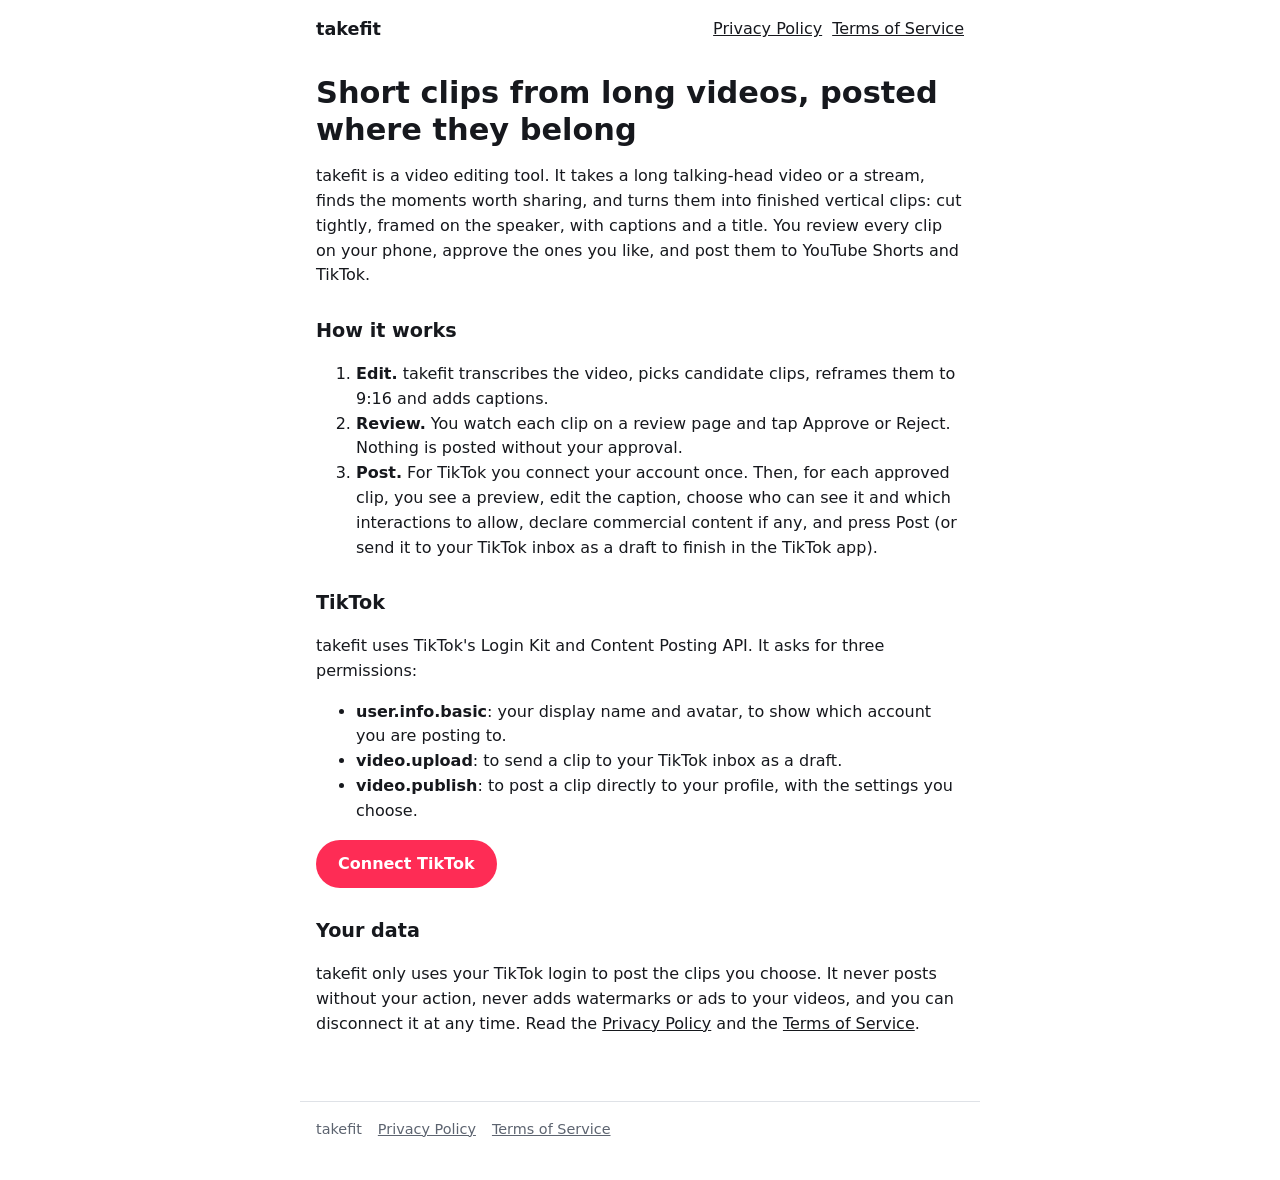
<file: index.html>
<!DOCTYPE html>
<html lang="en">
<head>
  <meta charset="utf-8">
  <meta name="viewport" content="width=device-width, initial-scale=1">
  <title>takefit</title>
  <meta name="description" content="takefit turns long videos and streams into short vertical clips and posts them to YouTube Shorts and TikTok.">
  <link rel="stylesheet" href="style.css">
</head>
<body>
<header class="site">
  <a class="name" href="./">takefit</a>
  <nav class="row"><a href="privacy.html">Privacy Policy</a> <a href="terms.html">Terms of Service</a></nav>
</header>
<main>
  <h1>Short clips from long videos, posted where they belong</h1>
  <p>takefit is a video editing tool. It takes a long talking-head video or a stream, finds the moments worth
    sharing, and turns them into finished vertical clips: cut tightly, framed on the speaker, with captions and a
    title. You review every clip on your phone, approve the ones you like, and post them to YouTube Shorts and
    TikTok.</p>

  <h2>How it works</h2>
  <ol>
    <li><strong>Edit.</strong> takefit transcribes the video, picks candidate clips, reframes them to 9:16 and
      adds captions.</li>
    <li><strong>Review.</strong> You watch each clip on a review page and tap Approve or Reject. Nothing is posted
      without your approval.</li>
    <li><strong>Post.</strong> For TikTok you connect your account once. Then, for each approved clip, you see a
      preview, edit the caption, choose who can see it and which interactions to allow, declare commercial
      content if any, and press Post (or send it to your TikTok inbox as a draft to finish in the TikTok app).</li>
  </ol>

  <h2>TikTok</h2>
  <p>takefit uses TikTok's Login Kit and Content Posting API. It asks for three permissions:</p>
  <ul>
    <li><strong>user.info.basic</strong>: your display name and avatar, to show which account you are posting to.</li>
    <li><strong>video.upload</strong>: to send a clip to your TikTok inbox as a draft.</li>
    <li><strong>video.publish</strong>: to post a clip directly to your profile, with the settings you choose.</li>
  </ul>
  <p><a class="button" href="connect.html">Connect TikTok</a></p>

  <h2>Your data</h2>
  <p>takefit only uses your TikTok login to post the clips you choose. It never posts without your action, never
    adds watermarks or ads to your videos, and you can disconnect it at any time. Read the
    <a href="privacy.html">Privacy Policy</a> and the <a href="terms.html">Terms of Service</a>.</p>
</main>
<footer class="site">
  <span>takefit</span>
  <a href="privacy.html">Privacy Policy</a>
  <a href="terms.html">Terms of Service</a>
</footer>
</body>
</html>
</file>
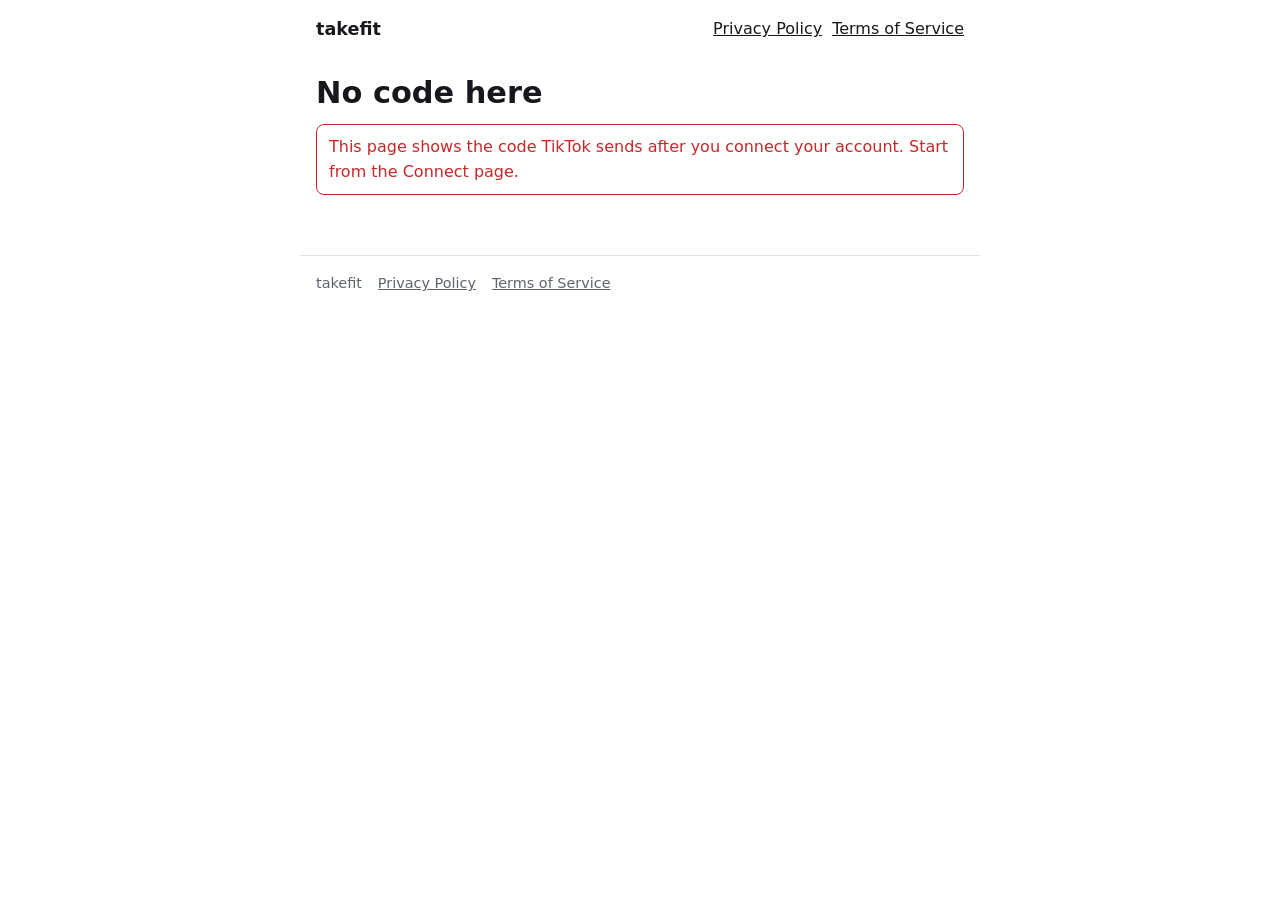
<file: callback.html>
<!DOCTYPE html>
<html lang="en">
<head>
  <meta charset="utf-8">
  <meta name="viewport" content="width=device-width, initial-scale=1">
  <meta name="referrer" content="no-referrer">
  <title>TikTok connected</title>
  <link rel="stylesheet" href="style.css">
</head>
<body>
<header class="site">
  <a class="name" href="./">takefit</a>
  <nav class="row"><a href="privacy.html">Privacy Policy</a> <a href="terms.html">Terms of Service</a></nav>
</header>
<main>
  <h1 id="title">Almost done</h1>
  <div id="good" hidden>
    <p>TikTok sent takefit a one-time code. Copy it and paste it into takefit:</p>
    <span class="code" id="paste"></span>
    <p class="row"><button class="button" id="copy" type="button">Copy</button> <span id="copied" class="muted"></span></p>
    <div class="card">
      <p><strong>Where to paste it:</strong> takefit is waiting for it after
        <code>uv run python -m pipeline.tiktok_auth</code>. If it is no longer waiting, run:</p>
      <span class="code">uv run python -m pipeline.tiktok_auth --code "PASTE"</span>
      <p class="muted">The code works once and only for a few minutes. takefit swaps it for a login it keeps in
        private storage; the code is not stored on this website.</p>
    </div>
    <p id="scopes" class="muted"></p>
  </div>
  <p id="problem" class="status bad" hidden></p>
</main>
<footer class="site">
  <span>takefit</span>
  <a href="privacy.html">Privacy Policy</a>
  <a href="terms.html">Terms of Service</a>
</footer>
<script>
// TikTok sends you here as callback.html?code=...&scopes=...&state=... (or ?error=... if something went wrong).
const query = new URLSearchParams(location.search);
history.replaceState(null, "", location.pathname);        // take the code out of the address bar and history
const code = query.get("code"), state = query.get("state") || "", error = query.get("error");
const started = sessionStorage.getItem("takefit_tiktok_state");   // set by connect.html (none if takefit's
sessionStorage.removeItem("takefit_tiktok_state");                // command printed the link)
const show = (id, text) => { const el = document.getElementById(id); el.hidden = false; if (text) el.textContent = text; };

if (error) {
  document.getElementById("title").textContent = "Not connected";
  show("problem", error === "access_denied"
    ? "You cancelled on TikTok's page, so nothing was connected. You can try again from the Connect page."
    : "TikTok said: " + error + (query.get("error_description") ? " (" + query.get("error_description") + ")" : ""));
} else if (!code) {
  document.getElementById("title").textContent = "No code here";
  show("problem", "This page shows the code TikTok sends after you connect your account. Start from the Connect page.");
} else if (started && started !== state) {
  document.getElementById("title").textContent = "Not connected";
  show("problem", "This code does not belong to the login you started on this website (the check value does " +
    "not match), so it is not shown. Start again from the Connect page.");
} else {
  // The line takefit reads: the code (URL-encoded, as TikTok sent it) and the state, so takefit can check it too.
  const line = "code=" + encodeURIComponent(code) + "&state=" + encodeURIComponent(state);
  document.getElementById("title").textContent = "TikTok connected";
  document.getElementById("paste").textContent = line;
  show("good");
  const scopes = query.get("scopes");
  if (scopes) document.getElementById("scopes").textContent = "Permissions you allowed: " + scopes.split(",").join(", ");
  document.getElementById("copy").addEventListener("click", async () => {
    try {
      await navigator.clipboard.writeText(line);
      document.getElementById("copied").textContent = "Copied.";
    } catch (e) {
      document.getElementById("copied").textContent = "Select the text above and copy it.";
    }
  });
}
</script>
</body>
</html>
</file>
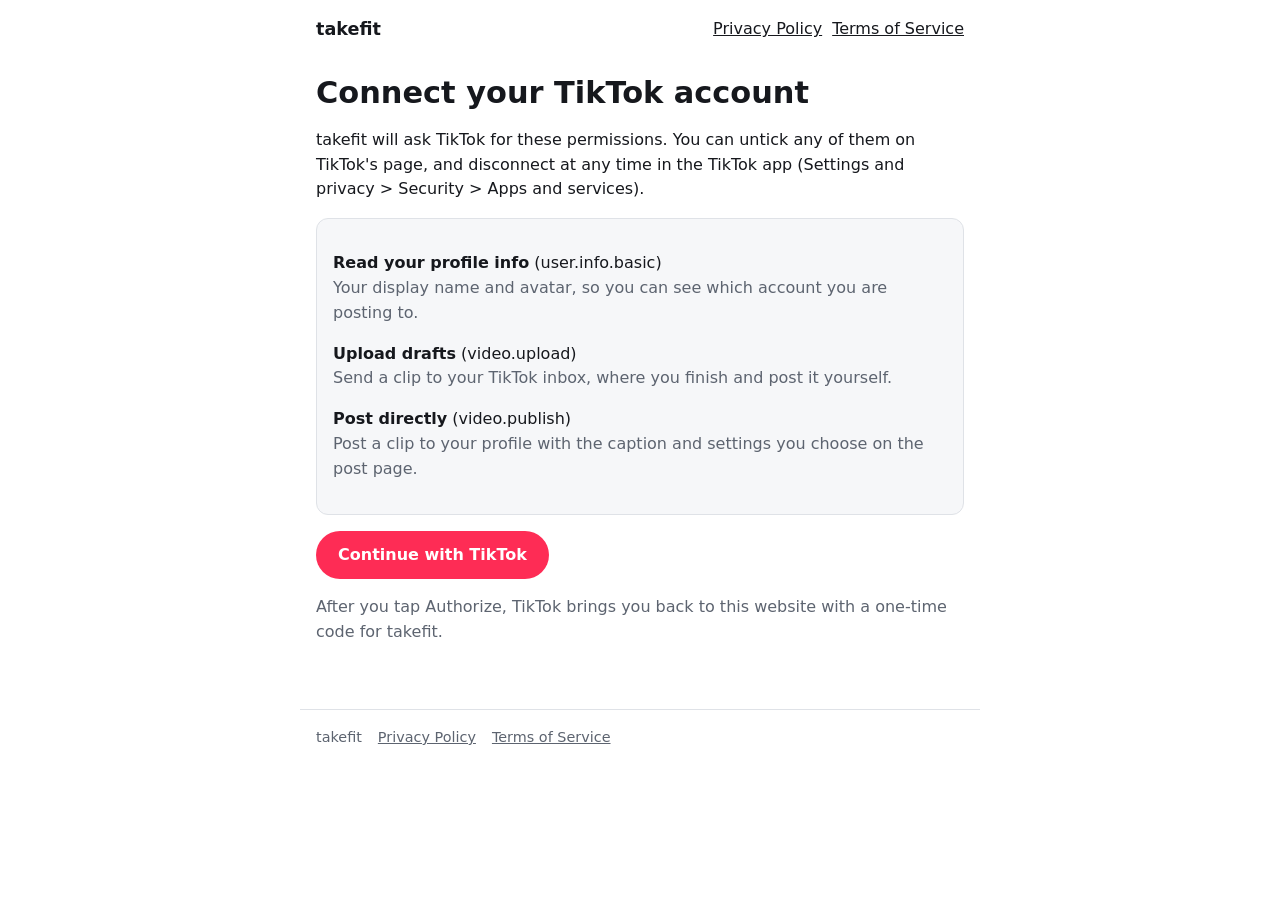
<file: connect.html>
<!DOCTYPE html>
<html lang="en">
<head>
  <meta charset="utf-8">
  <meta name="viewport" content="width=device-width, initial-scale=1">
  <title>Connect TikTok</title>
  <link rel="stylesheet" href="style.css">
  <script src="config.js"></script>
</head>
<body>
<header class="site">
  <a class="name" href="./">takefit</a>
  <nav class="row"><a href="privacy.html">Privacy Policy</a> <a href="terms.html">Terms of Service</a></nav>
</header>
<main>
  <h1>Connect your TikTok account</h1>
  <p>takefit will ask TikTok for these permissions. You can untick any of them on TikTok's page, and disconnect
    at any time in the TikTok app (Settings and privacy &gt; Security &gt; Apps and services).</p>
  <div class="card">
    <p><strong>Read your profile info</strong> (user.info.basic)<br>
      <span class="muted">Your display name and avatar, so you can see which account you are posting to.</span></p>
    <p><strong>Upload drafts</strong> (video.upload)<br>
      <span class="muted">Send a clip to your TikTok inbox, where you finish and post it yourself.</span></p>
    <p><strong>Post directly</strong> (video.publish)<br>
      <span class="muted">Post a clip to your profile with the caption and settings you choose on the post page.</span></p>
  </div>
  <p><button class="button" id="go" type="button">Continue with TikTok</button></p>
  <p id="problem" class="status bad" hidden></p>
  <p class="muted">After you tap Authorize, TikTok brings you back to this website with a one-time code for
    takefit.</p>
</main>
<footer class="site">
  <span>takefit</span>
  <a href="privacy.html">Privacy Policy</a>
  <a href="terms.html">Terms of Service</a>
</footer>
<script>
// Build TikTok's login link. "state" is a random check value: the callback page only trusts a code that comes
// back with the same value (so nobody can slip you a code for their account).
document.getElementById("go").addEventListener("click", () => {
  const cfg = window.TAKEFIT;
  if (!cfg || !cfg.tiktokClientKey || cfg.tiktokClientKey.startsWith("PASTE_")) {
    const p = document.getElementById("problem");
    p.textContent = "The TikTok client key is not set yet (config.js).";
    p.hidden = false;
    return;
  }
  const bytes = crypto.getRandomValues(new Uint8Array(24));
  const state = Array.from(bytes, b => b.toString(16).padStart(2, "0")).join("");
  sessionStorage.setItem("takefit_tiktok_state", state);
  const params = new URLSearchParams({
    client_key: cfg.tiktokClientKey,
    scope: cfg.scopes.join(","),
    response_type: "code",
    redirect_uri: cfg.redirectUri,
    state: state,
  });
  location.href = "https://www.tiktok.com/v2/auth/authorize/?" + params.toString();
});
</script>
</body>
</html>
</file>
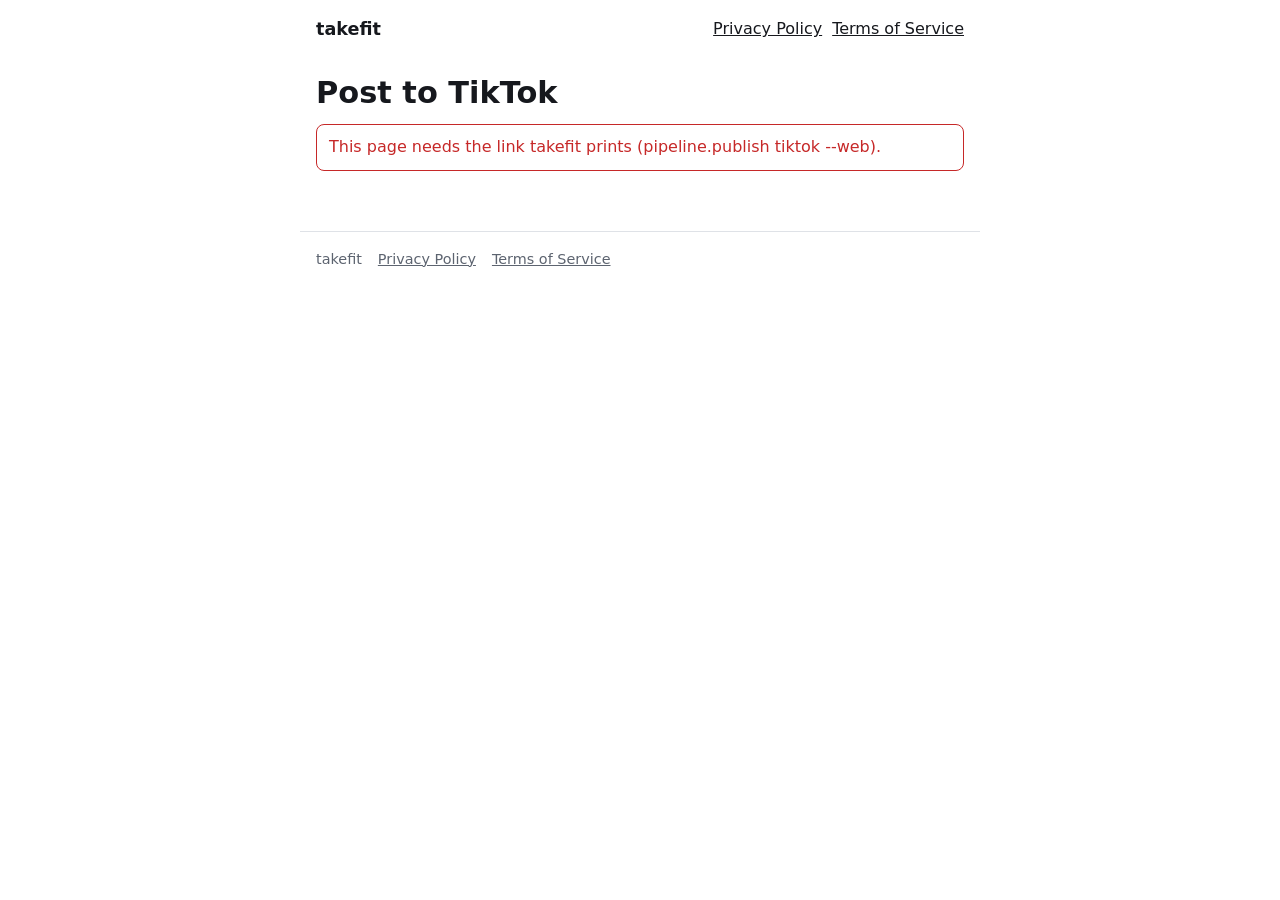
<file: post.html>
<!DOCTYPE html>
<html lang="en">
<head>
  <meta charset="utf-8">
  <meta name="viewport" content="width=device-width, initial-scale=1">
  <meta name="referrer" content="no-referrer">
  <title>Post to TikTok</title>
  <link rel="stylesheet" href="style.css">
</head>
<body>
<header class="site">
  <a class="name" href="./">takefit</a>
  <nav class="row"><a href="privacy.html">Privacy Policy</a> <a href="terms.html">Terms of Service</a></nav>
</header>
<main>
  <h1>Post to TikTok</h1>
  <p id="loading" class="status">Loading your clips...</p>
  <p id="fatal" class="status bad" hidden></p>

  <div id="app" hidden>
    <!-- Who you are posting as (creator_info: nickname + avatar; user.info.basic: display name) -->
    <div class="card creator">
      <img id="avatar" alt="">
      <div>
        <div><strong id="nickname"></strong> <span class="muted" id="username"></span></div>
        <div class="muted" id="loggedin"></div>
      </div>
    </div>

    <label for="clip">Clip</label>
    <select id="clip"></select>

    <!-- The preview of exactly what will be posted -->
    <p class="muted" id="cliplength"></p>
    <video id="preview" controls playsinline preload="metadata"></video>
    <p id="toolong" class="status bad" hidden></p>
    <div id="rules" class="status warn" hidden></div>

    <div class="tabs" role="group" aria-label="How to post">
      <button type="button" class="button secondary" id="tab-direct" aria-pressed="true">Post to TikTok</button>
      <button type="button" class="button secondary" id="tab-draft" aria-pressed="false">Send to TikTok inbox</button>
    </div>

    <label for="caption">Caption</label>
    <textarea id="caption" maxlength="2200"></textarea>
    <div class="row muted"><span id="count"></span><button type="button" class="button secondary" id="copycap">Copy caption</button></div>

    <!-- Direct post settings (TikTok's Content Sharing Guidelines) -->
    <section id="direct">
      <label for="privacy">Who can see this video</label>
      <select id="privacy" required>
        <option value="" disabled selected>Choose who can see this video</option>
      </select>

      <label>Allow users to</label>
      <div class="check" id="row-comment"><input type="checkbox" id="comment"><label for="comment" style="margin:0">Comment</label></div>
      <div class="hint" id="hint-comment" hidden>Turned off in your TikTok settings.</div>
      <div class="check" id="row-duet"><input type="checkbox" id="duet"><label for="duet" style="margin:0">Duet</label></div>
      <div class="hint" id="hint-duet" hidden>Turned off in your TikTok settings.</div>
      <div class="check" id="row-stitch"><input type="checkbox" id="stitch"><label for="stitch" style="margin:0">Stitch</label></div>
      <div class="hint" id="hint-stitch" hidden>Turned off in your TikTok settings.</div>

      <div class="card">
        <div class="switch">
          <label for="disclose" style="margin:0">Disclose video content</label>
          <input type="checkbox" id="disclose">
        </div>
        <p class="muted" style="margin:6px 0 0">Turn on to disclose that this video promotes goods or services in
          exchange for something of value. Your video could promote yourself, a third party, or both.</p>
        <div id="disclosure" hidden>
          <div class="check"><input type="checkbox" id="yourbrand"><label for="yourbrand" style="margin:0">Your brand</label></div>
          <div class="hint">You are promoting yourself or your own business. This video will be classified as Brand Organic.</div>
          <div class="check" id="row-branded"><input type="checkbox" id="branded"><label for="branded" style="margin:0">Branded content</label></div>
          <div class="hint">You are promoting another brand or a third party. This video will be classified as Branded Content.</div>
          <div class="hint" id="hint-branded" hidden>Branded content visibility cannot be set to private.</div>
          <p class="status" id="labelnote" hidden></p>
          <p class="status warn" id="choosenote" hidden>You need to indicate if your content promotes yourself, a third party, or both.</p>
        </div>
      </div>

      <div class="check"><input type="checkbox" id="aigc"><label for="aigc" style="margin:0">AI-generated content</label></div>
      <div class="hint">Turn on if the video was made or significantly edited with AI. TikTok labels it.</div>
    </section>

    <section id="draft" hidden>
      <div class="card">
        <p>The video goes to your TikTok inbox. Open the TikTok app, tap the notification, then edit and post it
          there. TikTok does not take a caption with a draft, so copy the caption above and paste it in the app.</p>
        <p class="muted">Nothing is posted until you finish it in the TikTok app.</p>
      </div>
    </section>

    <p class="consent" id="consent"></p>
    <p><button class="button" id="post" type="button" disabled>Post</button></p>
    <p class="muted" id="processing">After you post, it may take a few minutes for the video to process and appear
      on your profile.</p>
    <p id="status" class="status" hidden></p>
  </div>
</main>
<footer class="site">
  <span>takefit</span>
  <a href="privacy.html">Privacy Policy</a>
  <a href="terms.html">Terms of Service</a>
</footer>
<script>
// How this page works: takefit (on the computer that holds the TikTok login) asks TikTok for your account's
// current posting options, saves them with your approved clips in private storage, and gives you this page's
// link with "#data=<a read link to that file>". You choose everything here and press Post. The page writes your
// choice to one file through a one-file write link, and takefit (still running) checks it, posts it, and writes
// the progress back, which this page shows. The TikTok client secret and tokens never reach this page.
const $ = id => document.getElementById(id);
const NAMES = { PUBLIC_TO_EVERYONE: "Everyone", MUTUAL_FOLLOW_FRIENDS: "Friends",
                FOLLOWER_OF_CREATOR: "Followers", SELF_ONLY: "Only me" };
let page = null, mode = "direct", sent = {}, polling = null;

function fatal(text) {
  $("loading").hidden = true;
  $("fatal").textContent = text;
  $("fatal").hidden = false;
}

function clip() { return page.clips.find(c => c.id === $("clip").value); }

function link(url, text) {
  const a = document.createElement("a");
  a.href = url; a.target = "_blank"; a.rel = "noopener"; a.textContent = text;
  return a;
}

// The consent sentence TikTok requires right before the button.
function renderConsent() {
  const box = $("consent");
  box.replaceChildren();
  if (mode === "draft") {
    box.append("By sending, you agree to TikTok's ", link(page.music_url, "Music Usage Confirmation"), ".");
    return;
  }
  if ($("disclose").checked && $("branded").checked) {
    box.append("By posting, you agree to TikTok's ", link(page.branded_url, "Branded Content Policy"), " and ",
               link(page.music_url, "Music Usage Confirmation"), ".");
  } else {
    box.append("By posting, you agree to TikTok's ", link(page.music_url, "Music Usage Confirmation"), ".");
  }
}

// Every rule that can turn the Post button off, with the reason shown when you hover it.
function update() {
  const c = clip();
  const caption = $("caption").value;
  $("count").textContent = caption.length + " / " + page.caption_max;    // JS counts UTF-16, like TikTok
  const tooLong = page.max_video_post_duration_sec && c.seconds && c.seconds > page.max_video_post_duration_sec;
  $("toolong").hidden = !(tooLong && mode === "direct");
  $("toolong").textContent = tooLong ? "This video is " + Math.round(c.seconds) + " s long; your account can post " +
    "videos of at most " + page.max_video_post_duration_sec + " s." : "";

  // Commercial content disclosure
  const disclose = $("disclose").checked;
  $("disclosure").hidden = !disclose;
  const privateChosen = $("privacy").value === "SELF_ONLY";
  $("branded").disabled = privateChosen;                       // branded content can't be private
  if (privateChosen) $("branded").checked = false;
  $("row-branded").classList.toggle("disabled", privateChosen);
  $("hint-branded").hidden = !privateChosen;
  const brand = disclose && $("yourbrand").checked, branded = disclose && $("branded").checked;
  for (const option of $("privacy").options) {
    if (option.value === "SELF_ONLY") {
      option.disabled = branded;
      option.title = branded ? "Branded content visibility cannot be set to private." : "";
    }
  }
  const label = branded ? "Paid partnership" : brand ? "Promotional content" : "";
  $("labelnote").hidden = !label;
  $("labelnote").textContent = label ? "Your video will be labeled \"" + label + "\"." : "";
  const noneChosen = disclose && !brand && !branded;
  $("choosenote").hidden = !noneChosen;
  renderConsent();

  let why = "";
  if (sent[c.id]) why = "This clip has been sent.";
  else if (c.problems && c.problems.length) why = "This clip breaks a rule (see above).";
  else if (!caption.trim() && mode === "direct") why = "Write a caption.";
  else if (caption.length > page.caption_max) why = "The caption is too long.";
  else if (mode === "direct" && !$("privacy").value) why = "Choose who can see this video.";
  else if (mode === "direct" && tooLong) why = "The video is too long for your account.";
  else if (mode === "direct" && noneChosen) why = "You need to indicate if your content promotes yourself, a third party, or both.";
  $("post").disabled = Boolean(why) || Boolean(polling);
  $("post").title = why;
  $("post").textContent = mode === "direct" ? "Post" : "Send to TikTok inbox";
  $("processing").hidden = mode !== "direct";
}

function setMode(next) {
  mode = next;
  $("tab-direct").setAttribute("aria-pressed", String(next === "direct"));
  $("tab-draft").setAttribute("aria-pressed", String(next === "draft"));
  $("direct").hidden = next !== "direct";
  $("draft").hidden = next !== "draft";
  update();
}

function showClip() {
  const c = clip();
  $("preview").src = c.video_url;
  $("caption").value = c.caption || "";
  $("cliplength").textContent = c.seconds ? "Length: " + Math.round(c.seconds) + " s" : "";
  $("rules").hidden = !(c.problems && c.problems.length);
  $("rules").textContent = c.problems && c.problems.length ? "Not allowed yet: " + c.problems.join("; ") : "";
  update();
}

function showStatus(text, kind) {
  $("status").hidden = false;
  $("status").className = "status " + (kind || "");
  $("status").textContent = text;
}

// Send your choice, then follow takefit's progress messages.
async function send() {
  const c = clip();
  const nonce = Array.from(crypto.getRandomValues(new Uint8Array(12)), b => b.toString(16).padStart(2, "0")).join("");
  const answer = {
    nonce, clip: c.id, mode, consent: true, caption: $("caption").value, answered_at: new Date().toISOString(),
    privacy: mode === "direct" ? $("privacy").value : null,
    allow_comment: mode === "direct" && $("comment").checked,
    allow_duet: mode === "direct" && $("duet").checked,
    allow_stitch: mode === "direct" && $("stitch").checked,
    your_brand: mode === "direct" && $("disclose").checked && $("yourbrand").checked,
    branded_content: mode === "direct" && $("disclose").checked && $("branded").checked,
    ai_generated: mode === "direct" && $("aigc").checked,
  };
  showStatus("Sending your choice to takefit...");
  try {
    const r = await fetch(page.answer_url, { method: "PUT", headers: { "Content-Type": "application/json" },
                                             body: JSON.stringify(answer) });
    if (!r.ok) throw new Error("HTTP " + r.status);
  } catch (e) {
    showStatus("Could not reach takefit's storage (" + e.message + "). Is the link older than 7 days?", "bad");
    return;
  }
  polling = setInterval(() => poll(nonce, c.id), 2000);
  update();
}

const FINAL = { publish_complete: "ok", send_to_user_inbox: "ok", failed: "bad", refused: "bad", closed: "warn" };
async function poll(nonce, clipId) {
  let s;
  try {
    const r = await fetch(page.status_url, { cache: "no-store" });
    s = await r.json();
  } catch (e) { return; }                                         // try again in 2 s
  if (s.state === "closed") {
    clearInterval(polling); polling = null;
    showStatus(s.message, "warn");
  } else if (s.nonce === nonce) {
    showStatus(s.message + (s.url ? " " + s.url : ""), FINAL[s.state] || "");
    if (FINAL[s.state]) {
      clearInterval(polling); polling = null;
      if (FINAL[s.state] === "ok") {
        sent[clipId] = true;
        const option = [...$("clip").options].find(o => o.value === clipId);
        if (option) option.textContent += " (sent)";
      }
    }
  } else {
    showStatus("Waiting for takefit to pick up your choice... (takefit must still be running)");
  }
  update();
}

async function start() {
  const data = new URLSearchParams(location.hash.slice(1)).get("data");
  if (!data) return fatal("This page needs the link takefit prints (pipeline.publish tiktok --web).");
  try {
    const r = await fetch(data, { cache: "no-store" });
    if (!r.ok) throw new Error("HTTP " + r.status);
    page = await r.json();
  } catch (e) {
    return fatal("Could not load your clips (" + e.message + "). The link may be older than 7 days, or the " +
                 "storage does not allow this website yet (see docs/tiktok_setup.md, CORS).");
  }
  if (!page.clips.length) return fatal("No approved clips are waiting to be posted.");
  const avatar = page.creator.avatar_url || page.user.avatar_url;
  if (avatar) $("avatar").src = avatar; else $("avatar").hidden = true;
  $("nickname").textContent = page.creator.nickname || page.user.display_name || "";
  $("username").textContent = page.creator.username ? "@" + page.creator.username : "";
  $("loggedin").textContent = page.user.display_name ? "Logged in as " + page.user.display_name : "";
  for (const c of page.clips) {
    const o = document.createElement("option");
    o.value = c.id; o.textContent = "#" + c.rank + "  " + c.id;
    $("clip").append(o);
  }
  for (const level of page.privacy_level_options) {
    const o = document.createElement("option");
    o.value = level; o.textContent = NAMES[level] || level;
    $("privacy").append(o);
  }
  // Interactions: off by default; greyed out when your TikTok settings turned them off.
  for (const [id, off] of [["comment", page.comment_disabled], ["duet", page.duet_disabled],
                           ["stitch", page.stitch_disabled]]) {
    $(id).disabled = off;
    $("row-" + id).classList.toggle("disabled", off);
    $("hint-" + id).hidden = !off;
  }
  for (const id of ["privacy", "disclose", "yourbrand", "branded", "caption"]) $(id).addEventListener("input", update);
  for (const id of ["disclose", "yourbrand", "branded", "privacy"]) $(id).addEventListener("change", update);
  $("clip").addEventListener("change", showClip);
  $("tab-direct").addEventListener("click", () => setMode("direct"));
  $("tab-draft").addEventListener("click", () => setMode("draft"));
  $("post").addEventListener("click", send);
  $("copycap").addEventListener("click", () => navigator.clipboard.writeText($("caption").value).catch(() => {}));
  $("loading").hidden = true;
  $("app").hidden = false;
  showClip();
}
start();
</script>
</body>
</html>
</file>
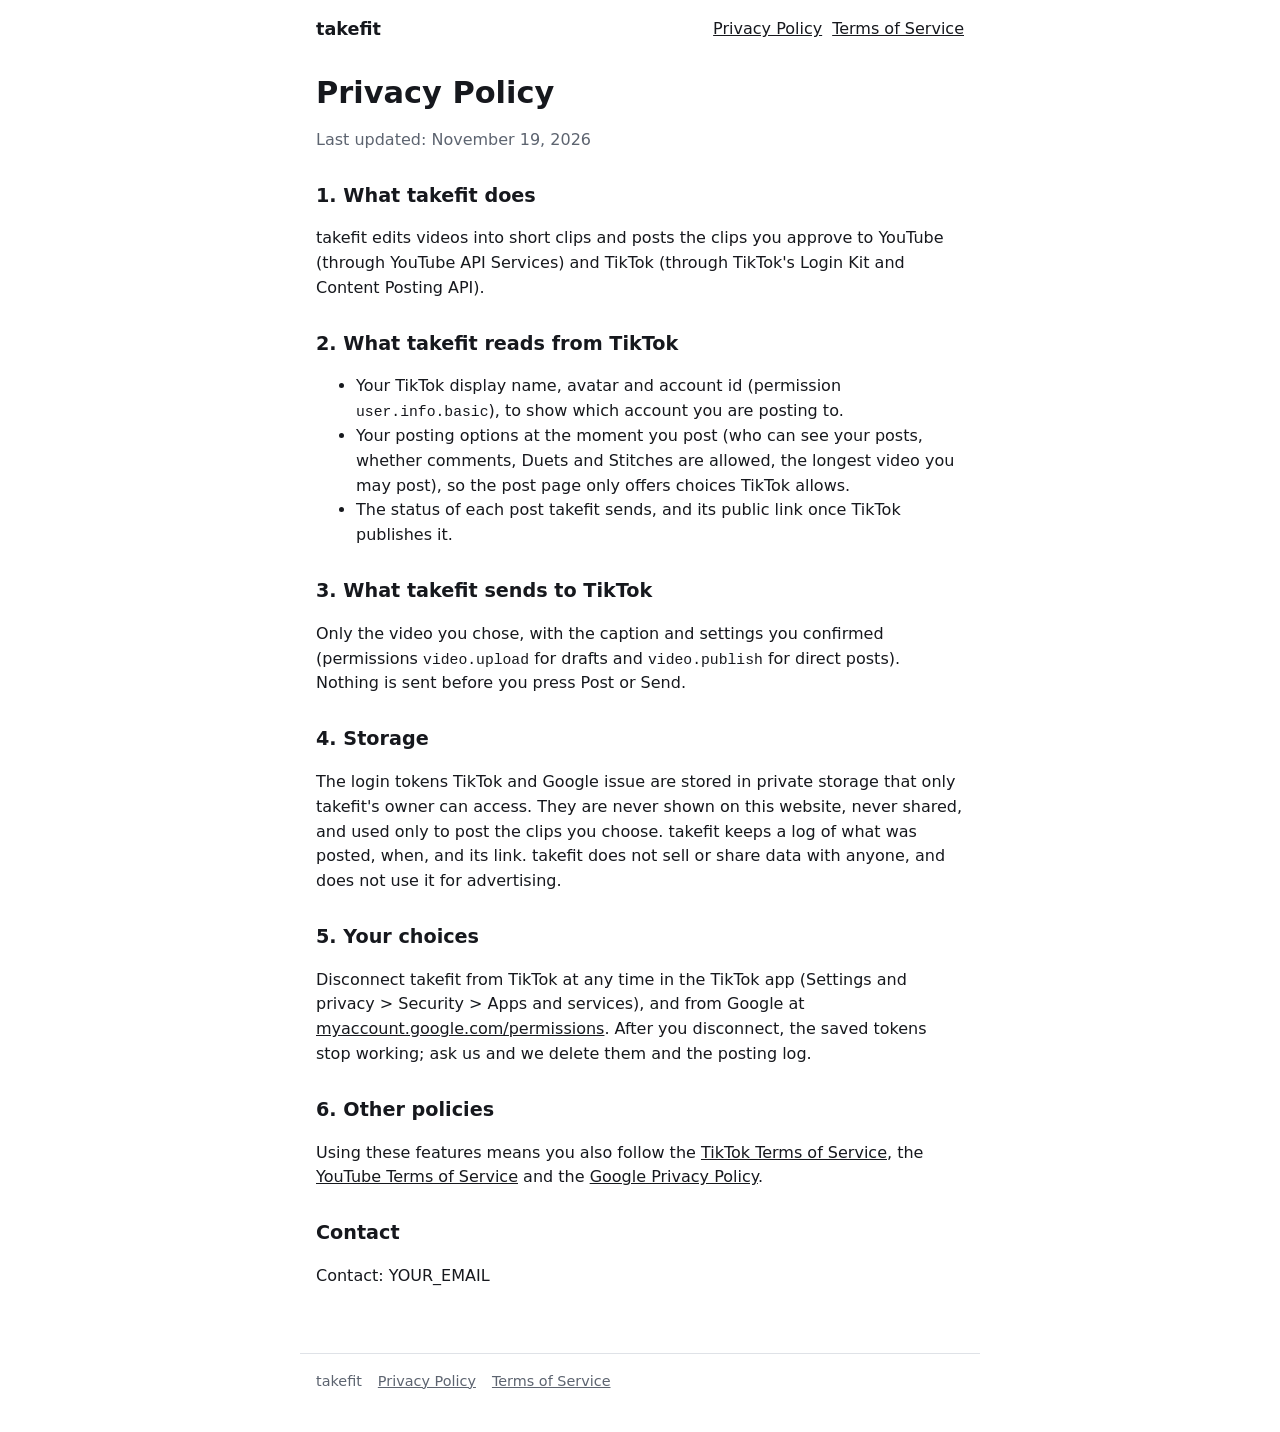
<file: privacy.html>
<!DOCTYPE html>
<html lang="en">
<head>
  <meta charset="utf-8">
  <meta name="viewport" content="width=device-width, initial-scale=1">
  <title>takefit Privacy Policy</title>
  <link rel="stylesheet" href="style.css">
</head>
<body>
<header class="site">
  <a class="name" href="./">takefit</a>
  <nav class="row"><a href="privacy.html">Privacy Policy</a> <a href="terms.html">Terms of Service</a></nav>
</header>
<main>
  <h1>Privacy Policy</h1>
  <p class="muted">Last updated: November 19, 2026</p>

  <h2>1. What takefit does</h2>
  <p>takefit edits videos into short clips and posts the clips you approve to YouTube (through YouTube API
    Services) and TikTok (through TikTok's Login Kit and Content Posting API).</p>

  <h2>2. What takefit reads from TikTok</h2>
  <ul>
    <li>Your TikTok display name, avatar and account id (permission <code>user.info.basic</code>), to show which
      account you are posting to.</li>
    <li>Your posting options at the moment you post (who can see your posts, whether comments, Duets and Stitches
      are allowed, the longest video you may post), so the post page only offers choices TikTok allows.</li>
    <li>The status of each post takefit sends, and its public link once TikTok publishes it.</li>
  </ul>

  <h2>3. What takefit sends to TikTok</h2>
  <p>Only the video you chose, with the caption and settings you confirmed (permissions <code>video.upload</code>
    for drafts and <code>video.publish</code> for direct posts). Nothing is sent before you press Post or Send.</p>

  <h2>4. Storage</h2>
  <p>The login tokens TikTok and Google issue are stored in private storage that only takefit's owner can access.
    They are never shown on this website, never shared, and used only to post the clips you choose. takefit keeps
    a log of what was posted, when, and its link. takefit does not sell or share data with anyone, and does not
    use it for advertising.</p>

  <h2>5. Your choices</h2>
  <p>Disconnect takefit from TikTok at any time in the TikTok app (Settings and privacy &gt; Security &gt; Apps and
    services), and from Google at <a href="https://myaccount.google.com/permissions">myaccount.google.com/permissions</a>.
    After you disconnect, the saved tokens stop working; ask us and we delete them and the posting log.</p>

  <h2>6. Other policies</h2>
  <p>Using these features means you also follow the
    <a href="https://www.tiktok.com/legal/page/global/terms-of-service/en">TikTok Terms of Service</a>,
    the <a href="https://www.youtube.com/t/terms">YouTube Terms of Service</a> and the
    <a href="https://policies.google.com/privacy">Google Privacy Policy</a>.</p>

  <h2>Contact</h2>
  <p>Contact: YOUR_EMAIL</p>
</main>
<footer class="site">
  <span>takefit</span>
  <a href="privacy.html">Privacy Policy</a>
  <a href="terms.html">Terms of Service</a>
</footer>
</body>
</html>
</file>
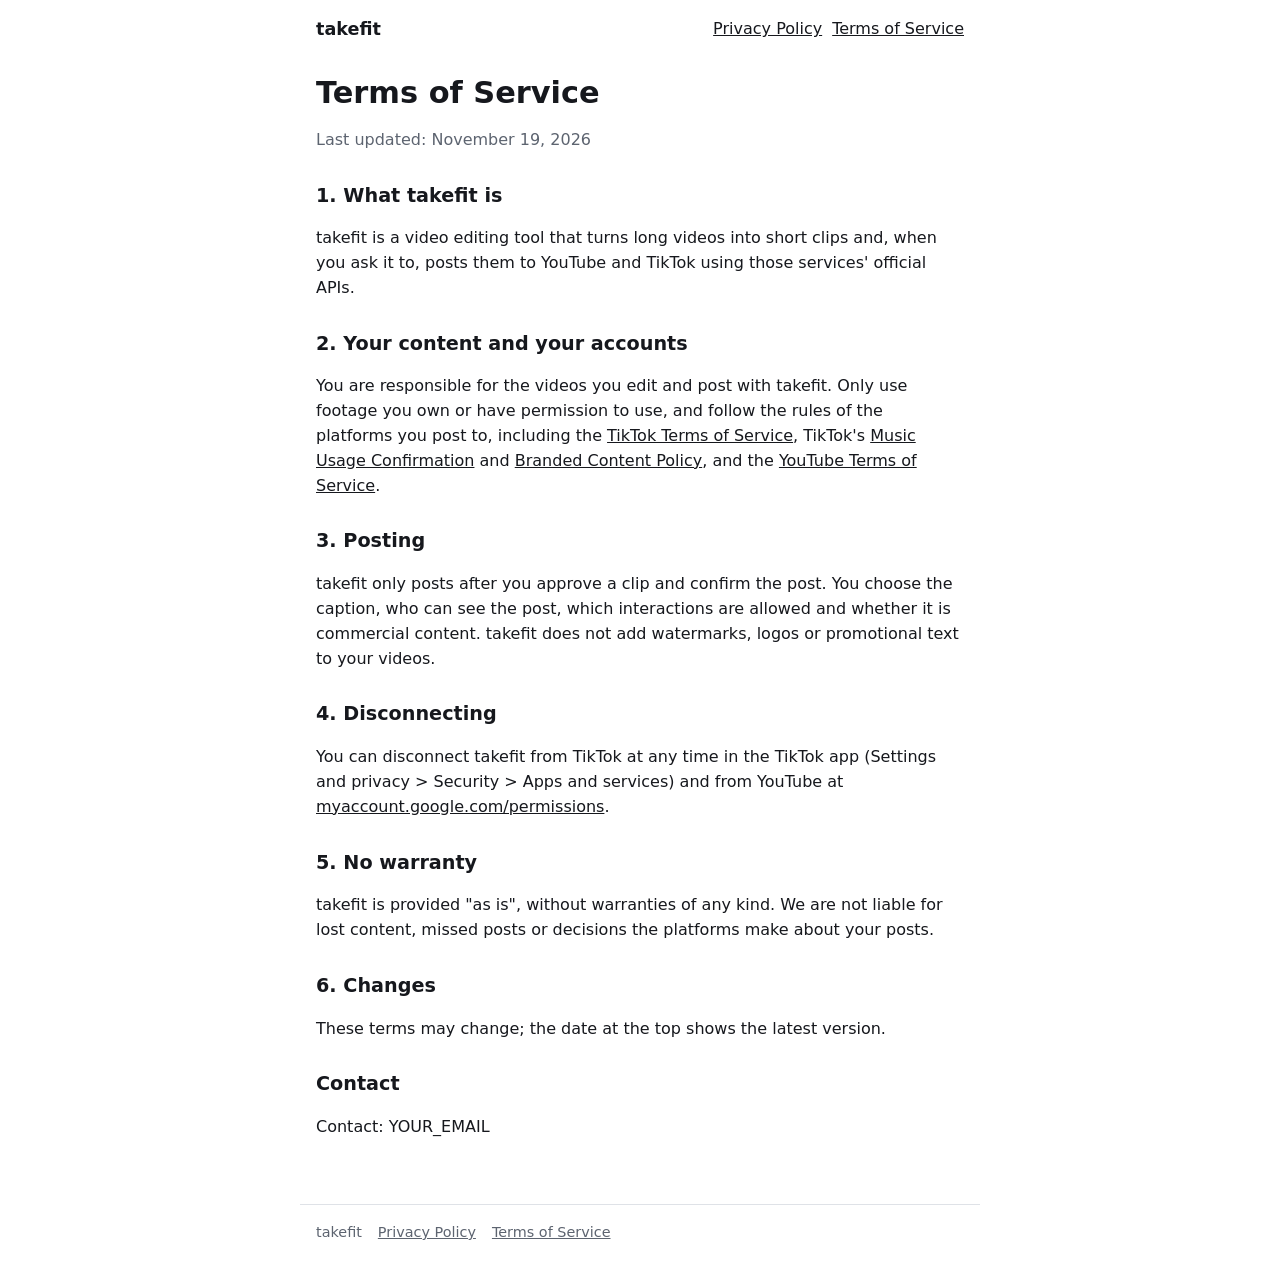
<file: terms.html>
<!DOCTYPE html>
<html lang="en">
<head>
  <meta charset="utf-8">
  <meta name="viewport" content="width=device-width, initial-scale=1">
  <title>takefit Terms of Service</title>
  <link rel="stylesheet" href="style.css">
</head>
<body>
<header class="site">
  <a class="name" href="./">takefit</a>
  <nav class="row"><a href="privacy.html">Privacy Policy</a> <a href="terms.html">Terms of Service</a></nav>
</header>
<main>
  <h1>Terms of Service</h1>
  <p class="muted">Last updated: November 19, 2026</p>

  <h2>1. What takefit is</h2>
  <p>takefit is a video editing tool that turns long videos into short clips and, when you ask it to, posts them
    to YouTube and TikTok using those services' official APIs.</p>

  <h2>2. Your content and your accounts</h2>
  <p>You are responsible for the videos you edit and post with takefit. Only use footage you own or have
    permission to use, and follow the rules of the platforms you post to, including the
    <a href="https://www.tiktok.com/legal/page/global/terms-of-service/en">TikTok Terms of Service</a>,
    TikTok's <a href="https://www.tiktok.com/legal/page/global/music-usage-confirmation/en">Music Usage Confirmation</a>
    and <a href="https://www.tiktok.com/legal/page/global/bc-policy/en">Branded Content Policy</a>, and the
    <a href="https://www.youtube.com/t/terms">YouTube Terms of Service</a>.</p>

  <h2>3. Posting</h2>
  <p>takefit only posts after you approve a clip and confirm the post. You choose the caption, who can see the
    post, which interactions are allowed and whether it is commercial content. takefit does not add watermarks,
    logos or promotional text to your videos.</p>

  <h2>4. Disconnecting</h2>
  <p>You can disconnect takefit from TikTok at any time in the TikTok app (Settings and privacy &gt; Security &gt;
    Apps and services) and from YouTube at
    <a href="https://myaccount.google.com/permissions">myaccount.google.com/permissions</a>.</p>

  <h2>5. No warranty</h2>
  <p>takefit is provided "as is", without warranties of any kind. We are not liable for lost content, missed
    posts or decisions the platforms make about your posts.</p>

  <h2>6. Changes</h2>
  <p>These terms may change; the date at the top shows the latest version.</p>

  <h2>Contact</h2>
  <p>Contact: YOUR_EMAIL</p>
</main>
<footer class="site">
  <span>takefit</span>
  <a href="privacy.html">Privacy Policy</a>
  <a href="terms.html">Terms of Service</a>
</footer>
</body>
</html>
</file>
<file: style.css>
/* takefit website: one small stylesheet for every page. Plain CSS, no libraries. */
:root {
  --bg: #ffffff;
  --text: #16181d;
  --muted: #5d6470;
  --line: #dfe2e7;
  --card: #f6f7f9;
  --accent: #fe2c55;          /* the main button */
  --accent-text: #ffffff;
  --ok: #138a4b;
  --warn: #a45b00;
  --bad: #c62828;
  --radius: 12px;
}
@media (prefers-color-scheme: dark) {
  :root {
    --bg: #111317;
    --text: #eceef2;
    --muted: #a2a9b4;
    --line: #2c3038;
    --card: #1a1d23;
    --ok: #4cc58a;
    --warn: #f0a845;
    --bad: #ff6b6b;
  }
}
* { box-sizing: border-box; }
body {
  margin: 0;
  background: var(--bg);
  color: var(--text);
  font: 16px/1.55 system-ui, -apple-system, "Segoe UI", Roboto, sans-serif;
}
main { max-width: 680px; margin: 0 auto; padding: 32px 16px 48px; }
h1 { font-size: 1.9rem; line-height: 1.2; margin: 0 0 12px; }
h2 { font-size: 1.2rem; margin: 28px 0 8px; }
p, li { color: var(--text); }
.muted { color: var(--muted); }
a { color: inherit; }
header.site { display: flex; align-items: center; justify-content: space-between; gap: 12px; flex-wrap: wrap;
  max-width: 680px; margin: 0 auto; padding: 16px 16px 0; }
header.site .name { font-weight: 700; font-size: 1.1rem; text-decoration: none; }
footer.site { max-width: 680px; margin: 0 auto; padding: 16px 16px 40px; border-top: 1px solid var(--line);
  color: var(--muted); font-size: .9rem; display: flex; gap: 16px; flex-wrap: wrap; }
.card { background: var(--card); border: 1px solid var(--line); border-radius: var(--radius); padding: 16px;
  margin: 16px 0; }
.button { display: inline-block; border: 0; border-radius: 999px; padding: 12px 22px; font: inherit;
  font-weight: 650; background: var(--accent); color: var(--accent-text); text-decoration: none; cursor: pointer; }
.button.secondary { background: transparent; color: var(--text); border: 1px solid var(--line); }
.button:disabled { opacity: .45; cursor: not-allowed; }
code, .code { font-family: ui-monospace, SFMono-Regular, Menlo, monospace; font-size: .92rem; }
.code { display: block; background: var(--bg); border: 1px solid var(--line); border-radius: 8px; padding: 12px;
  overflow-wrap: anywhere; user-select: all; }
.status { padding: 10px 12px; border-radius: 8px; border: 1px solid var(--line); margin: 12px 0; }
.status.ok { border-color: var(--ok); color: var(--ok); }
.status.warn { border-color: var(--warn); color: var(--warn); }
.status.bad { border-color: var(--bad); color: var(--bad); }
label { display: block; font-weight: 600; margin: 14px 0 6px; }
select, textarea { width: 100%; font: inherit; color: var(--text); background: var(--bg);
  border: 1px solid var(--line); border-radius: 8px; padding: 10px; }
textarea { min-height: 110px; resize: vertical; }
.check { display: flex; align-items: flex-start; gap: 10px; margin: 8px 0; font-weight: 500; }
.check input { margin-top: 5px; width: 18px; height: 18px; }
.check.disabled { color: var(--muted); }
.hint { font-size: .88rem; color: var(--muted); margin: 4px 0 0 28px; }
.creator { display: flex; align-items: center; gap: 12px; }
.creator img { width: 48px; height: 48px; border-radius: 50%; object-fit: cover; background: var(--line); }
video { width: 100%; max-height: 70vh; background: #000; border-radius: var(--radius); }
.switch { display: flex; align-items: center; justify-content: space-between; gap: 12px; font-weight: 600; }
.tabs { display: flex; gap: 8px; flex-wrap: wrap; margin: 8px 0; }
.tabs button { flex: 1 1 160px; }
.tabs button[aria-pressed="true"] { outline: 2px solid var(--accent); }
.consent { font-size: .92rem; color: var(--muted); }
.row { display: flex; gap: 10px; flex-wrap: wrap; align-items: center; }
</file>
